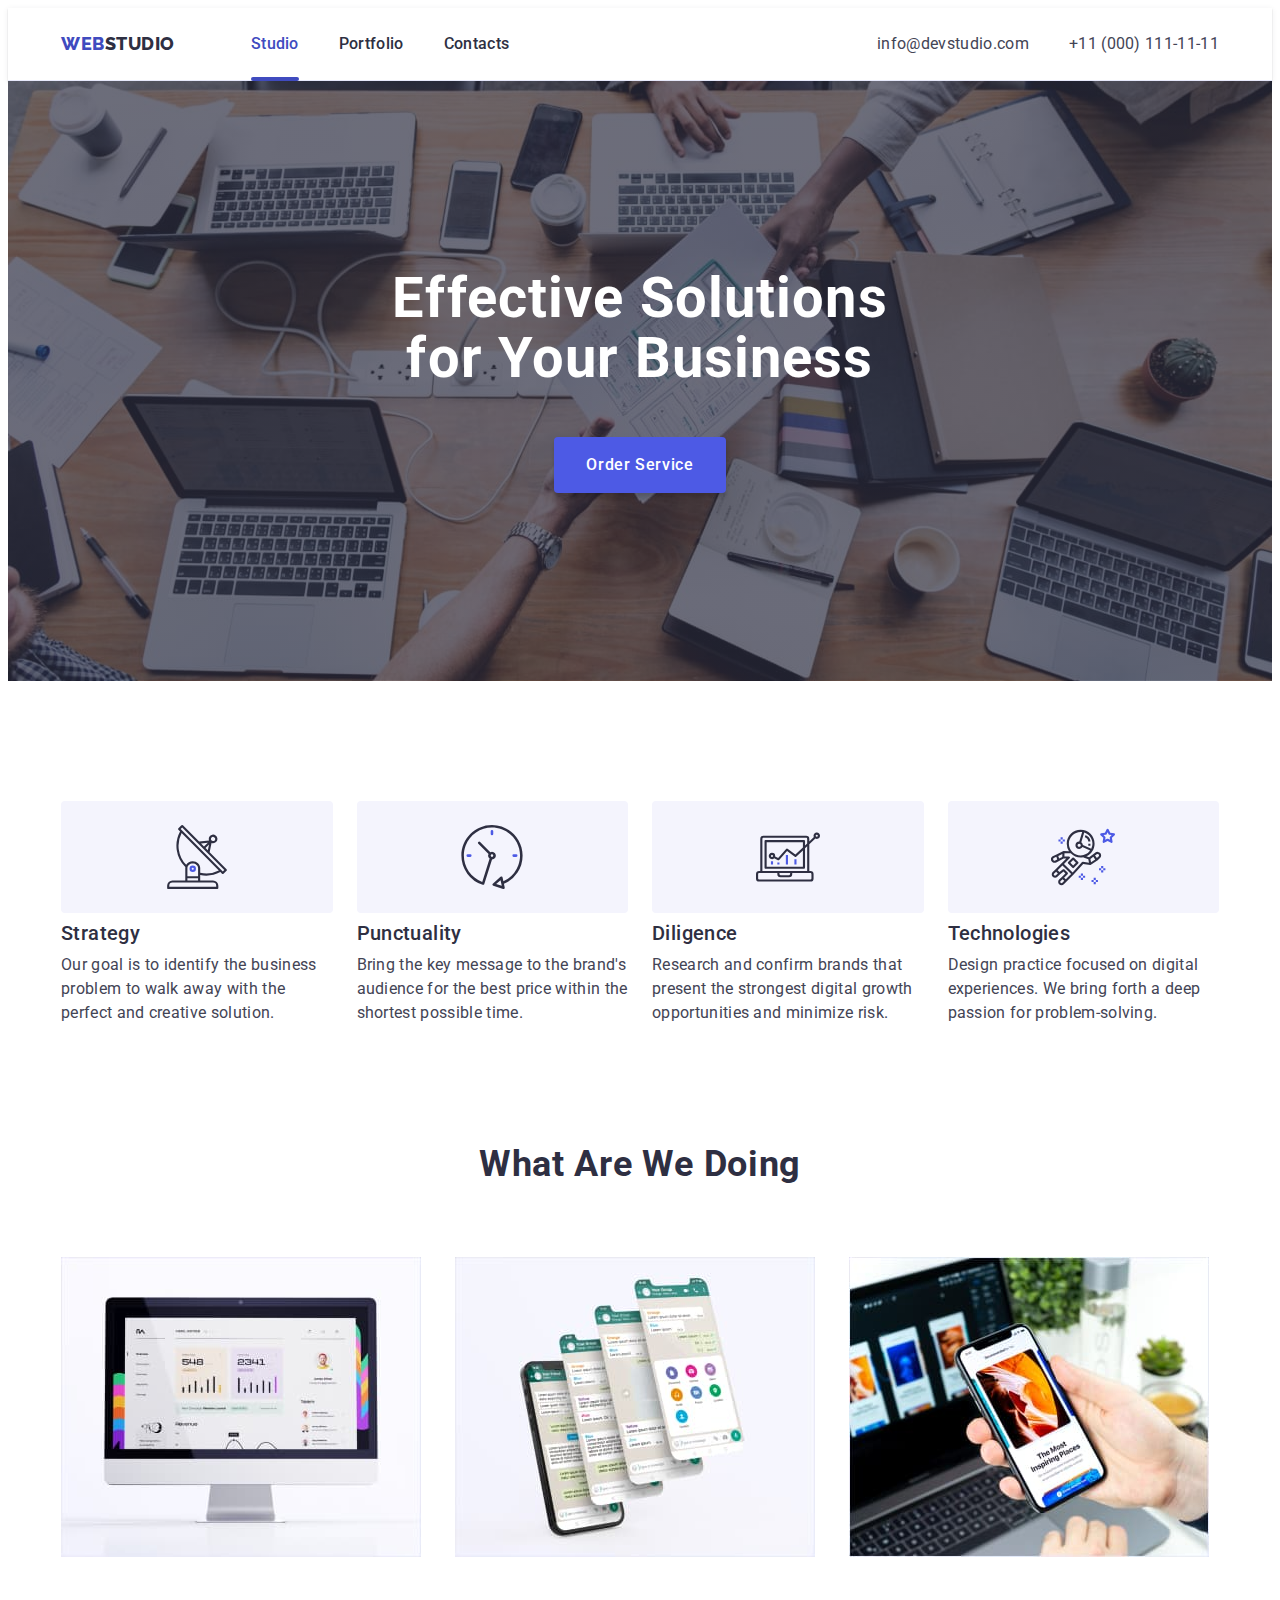
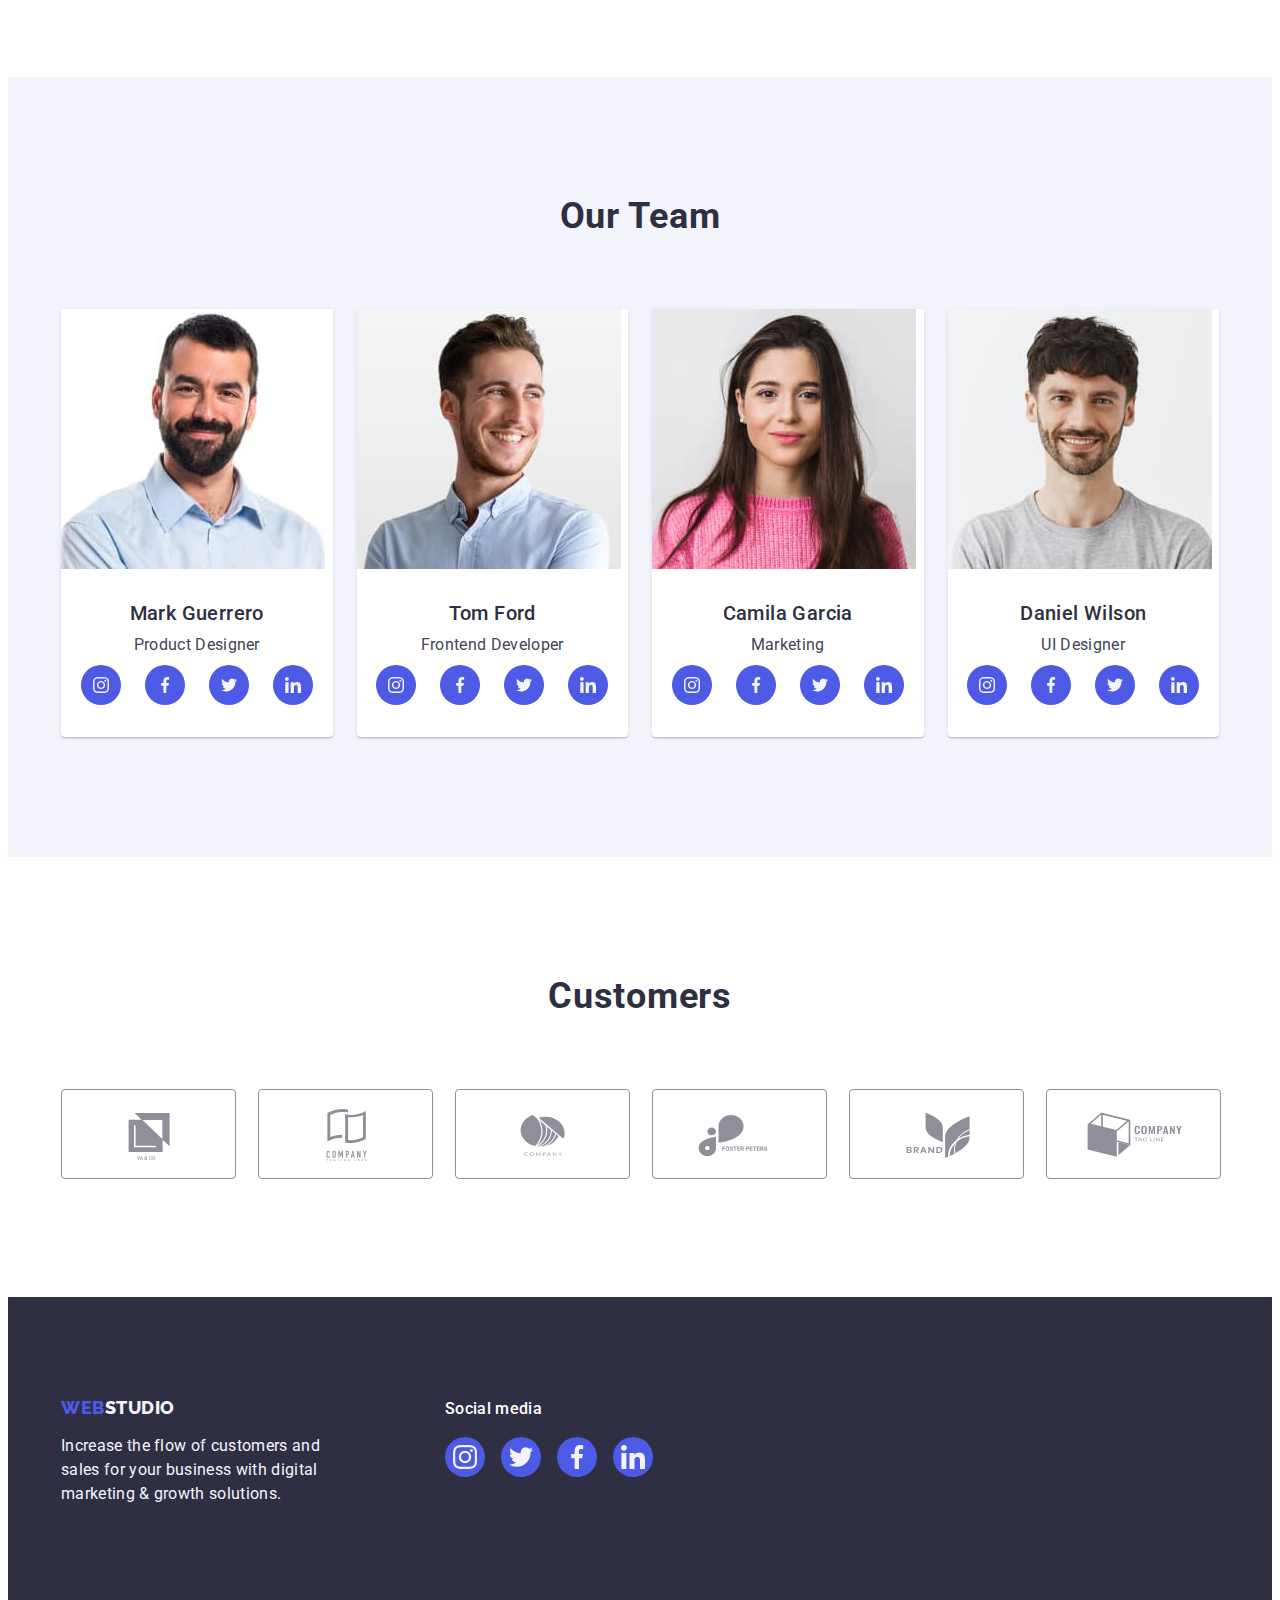
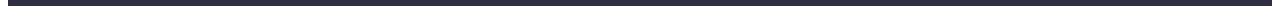
<file: index.html>
<!DOCTYPE html>
<html lang="en">
  <head>
    <meta charset="UTF-8" />
    <meta http-equiv="X-UA-Compatible" content="IE=edge" />
    <meta name="viewport" content="width=device-width, initial-scale=1.0" />
    <meta name="description" content="Web Studio" />
    <link rel="preconnect" href="https://fonts.googleapis.com" />
    <link rel="preconnect" href="https://fonts.gstatic.com" crossorigin />
    <link
      href="https://fonts.googleapis.com/css2?family=Raleway:wght@800&family=Roboto:wght@400;500;700&display=swap"
      rel="stylesheet"
    />
    <link
      rel="stylesheet"
      href="https://cdnjs.cloudflare.com/ajax/libs/modern-normalize/2.0.0/modern-normalize.min.css"
      integrity="sha512-4xo8blKMVCiXpTaLzQSLSw3KFOVPWhm/TRtuPVc4WG6kUgjH6J03IBuG7JZPkcWMxJ5huwaBpOpnwYElP/m6wg=="
      crossorigin="anonymous"
      referrerpolicy="no-referrer"
    />
    <link rel="stylesheet" href="./css/styles.css" />
    <title>WebStudio</title>
  </head>

  <body>
    <header class="line">
      <div class="container header-container">
        <!-- Logo and navigation menu -->

        <nav class="navigation">
          <a href="./index.html" class="logo link logo-top current-page"
            >Web<span class="black-accent-color">Studio</span></a
          >
          <ul class="list header-nav">
            <li>
              <a href="./index.html" class="menu-item link current-page"
                >Studio</a
              >
            </li>
            <li>
              <a href="./portfolio.html" class="menu-item link">Portfolio</a>
            </li>
            <li><a href="" class="menu-item link">Contacts</a></li>
          </ul>
        </nav>

        <!-- Contact info -->
        <address class="adress">
          <ul class="list header-nav">
            <li>
              <a href="mailto:info@devstudio.com" class="link adress-item"
                >info@devstudio.com</a
              >
            </li>
            <li>
              <a href="tel:+110001111111" class="link adress-item"
                >+11 (000) 111-11-11</a
              >
            </li>
          </ul>
        </address>
      </div>
    </header>

    <main>
      <!-- 1st section, title with button -->
      <section class="order-section">
        <div class="container">
          <h1 class="order-service-title">
            Effective Solutions for Your Business
          </h1>
          <button type="button" class="order-service-button" data-modal-open>
            Order Service
          </button>
        </div>
      </section>

      <!-- 2nd section, Text blocks -->
      <section class="text-block-section">
        <div class="container">
          <h2 class="visually-hidden">Studio principles</h2>
          <ul class="list text-items">
            <li class="item-list">
              <div class="icon-block">
                <svg class="icon-item" width="64" height="64">
                  <use href="./images/icons.svg#icon-antenna-1"></use>
                </svg>
              </div>
              <h3 class="title-item">Strategy</h3>
              <p class="item-description">
                Our goal is to identify the business problem to walk away with
                the perfect and creative solution.
              </p>
            </li>
            <li class="item-list">
              <div class="icon-block">
                <svg class="icon-item" width="64" height="64">
                  <use href="./images/icons.svg#icon-clock-1"></use>
                </svg>
              </div>
              <h3 class="title-item">Punctuality</h3>
              <p class="item-description">
                Bring the key message to the brand's audience for the best price
                within the shortest possible time.
              </p>
            </li>
            <li class="item-list">
              <div class="icon-block">
                <svg class="icon-item" width="64" height="64">
                  <use href="./images/icons.svg#icon-diagram-1"></use>
                </svg>
              </div>
              <h3 class="title-item">Diligence</h3>
              <p class="item-description">
                Research and confirm brands that present the strongest digital
                growth opportunities and minimize risk.
              </p>
            </li>
            <li class="item-list">
              <div class="icon-block">
                <svg class="icon-item" width="64" height="64">
                  <use href="./images/icons.svg#icon-astronaut-1"></use>
                </svg>
              </div>
              <h3 class="title-item">Technologies</h3>
              <p class="item-description">
                Design practice focused on digital experiences. We bring forth a
                deep passion for problem-solving.
              </p>
            </li>
          </ul>
        </div>
      </section>

      <!-- 3rd section, Text with images -->
      <section class="img-container">
        <div class="container">
          <h2 class="title-section">What are we doing</h2>
          <ul class="list img-list">
            <li class="img-item">
              <img
                src="./images/img-1.jpg"
                alt="monitor with graphs"
                width="360"
                height="300"
              />
            </li>
            <li class="img-item">
              <img
                src="./images/img-2.jpg"
                alt="phone screens"
                width="360"
                height="300"
              />
            </li>
            <li class="img-item">
              <img
                src="./images/img-3.jpg"
                alt="phone in hand"
                width="360"
                height="300"
              />
            </li>
          </ul>
        </div>
      </section>

      <!-- 4th section, Our Team -->
      <section class="our-team-section">
        <div class="container">
          <h2 class="title-section">Our Team</h2>
          <ul class="list team-list">
            <li class="team-item">
              <img
                class="team-img"
                src="./images/mark-guerrero.jpg"
                alt="Product Designer"
                width="264"
                height="260"
              />
              <div class="team-text">
                <h3 class="title-item">Mark Guerrero</h3>
                <p class="item-description">Product Designer</p>
                <ul class="team-member-socials list">
                  <li class="team-member-social-item">
                    <a
                      href=""
                      aria-label="instagram"
                      target="_blank"
                      rel="noopener noreferrer"
                      class="team-member-social-link link"
                    >
                      <svg
                        class="team-member-social-icon"
                        width="16"
                        height="16"
                      >
                        <use href="./images/icons.svg#icon-instagram"></use>
                      </svg>
                    </a>
                  </li>
                  <li class="team-member-social-item">
                    <a
                      href=""
                      aria-label="facebook"
                      target="_blank"
                      rel="noopener noreferrer"
                      class="team-member-social-link link"
                    >
                      <svg
                        class="team-member-social-icon"
                        width="16"
                        height="16"
                      >
                        <use href="./images/icons.svg#icon-facebook"></use>
                      </svg>
                    </a>
                  </li>
                  <li class="team-member-social-item">
                    <a
                      href=""
                      aria-label="twitter"
                      target="_blank"
                      rel="noopener noreferrer"
                      class="team-member-social-link link"
                    >
                      <svg
                        class="team-member-social-icon"
                        width="16"
                        height="16"
                      >
                        <use href="./images/icons.svg#icon-twitter"></use>
                      </svg>
                    </a>
                  </li>
                  <li class="team-member-social-item">
                    <a
                      href=""
                      aria-label="linkedin"
                      target="_blank"
                      rel="noopener noreferrer"
                      class="team-member-social-link link"
                    >
                      <svg
                        class="team-member-social-icon"
                        width="16"
                        height="16"
                      >
                        <use href="./images/icons.svg#icon-linkedin"></use>
                      </svg>
                    </a>
                  </li>
                </ul>
              </div>
            </li>
            <li class="team-item">
              <img
                class="team-img"
                src="./images/tom-ford.jpg"
                alt="Frontend Developer"
                width="264"
                height="260"
              />
              <div class="team-text">
                <h3 class="title-item">Tom Ford</h3>
                <p class="item-description">Frontend Developer</p>
                <ul class="team-member-socials list">
                  <li class="team-member-social-item">
                    <a
                      href=""
                      aria-label="instagram"
                      target="_blank"
                      rel="noopener noreferrer"
                      class="team-member-social-link link"
                    >
                      <svg
                        class="team-member-social-icon"
                        width="16"
                        height="16"
                      >
                        <use href="./images/icons.svg#icon-instagram"></use>
                      </svg>
                    </a>
                  </li>
                  <li class="team-member-social-item">
                    <a
                      href=""
                      aria-label="facebook"
                      target="_blank"
                      rel="noopener noreferrer"
                      class="team-member-social-link link"
                    >
                      <svg
                        class="team-member-social-icon"
                        width="16"
                        height="16"
                      >
                        <use href="./images/icons.svg#icon-facebook"></use>
                      </svg>
                    </a>
                  </li>
                  <li class="team-member-social-item">
                    <a
                      href=""
                      aria-label="twitter"
                      target="_blank"
                      rel="noopener noreferrer"
                      class="team-member-social-link link"
                    >
                      <svg
                        class="team-member-social-icon"
                        width="16"
                        height="16"
                      >
                        <use href="./images/icons.svg#icon-twitter"></use>
                      </svg>
                    </a>
                  </li>
                  <li class="team-member-social-item">
                    <a
                      href=""
                      aria-label="linkedin"
                      target="_blank"
                      rel="noopener noreferrer"
                      class="team-member-social-link link"
                    >
                      <svg
                        class="team-member-social-icon"
                        width="16"
                        height="16"
                      >
                        <use href="./images/icons.svg#icon-linkedin"></use>
                      </svg>
                    </a>
                  </li>
                </ul>
              </div>
            </li>
            <li class="team-item">
              <img
                class="team-img"
                src="./images/camilla-garcia.jpg"
                alt="Marketing"
                width="264"
                height="260"
              />
              <div class="team-text">
                <h3 class="title-item">Camila Garcia</h3>
                <p class="item-description">Marketing</p>
                <ul class="team-member-socials list">
                  <li class="team-member-social-item">
                    <a
                      href=""
                      aria-label="instagram"
                      target="_blank"
                      rel="noopener noreferrer"
                      class="team-member-social-link link"
                    >
                      <svg
                        class="team-member-social-icon"
                        width="16"
                        height="16"
                      >
                        <use href="./images/icons.svg#icon-instagram"></use>
                      </svg>
                    </a>
                  </li>
                  <li class="team-member-social-item">
                    <a
                      href=""
                      aria-label="facebook"
                      target="_blank"
                      rel="noopener noreferrer"
                      class="team-member-social-link link"
                    >
                      <svg
                        class="team-member-social-icon"
                        width="16"
                        height="16"
                      >
                        <use href="./images/icons.svg#icon-facebook"></use>
                      </svg>
                    </a>
                  </li>
                  <li class="team-member-social-item">
                    <a
                      href=""
                      aria-label="twitter"
                      target="_blank"
                      rel="noopener noreferrer"
                      class="team-member-social-link link"
                    >
                      <svg
                        class="team-member-social-icon"
                        width="16"
                        height="16"
                      >
                        <use href="./images/icons.svg#icon-twitter"></use>
                      </svg>
                    </a>
                  </li>
                  <li class="team-member-social-item">
                    <a
                      href=""
                      aria-label="linkedin"
                      target="_blank"
                      rel="noopener noreferrer"
                      class="team-member-social-link link"
                    >
                      <svg
                        class="team-member-social-icon"
                        width="16"
                        height="16"
                      >
                        <use href="./images/icons.svg#icon-linkedin"></use>
                      </svg>
                    </a>
                  </li>
                </ul>
              </div>
            </li>
            <li class="team-item">
              <img
                class="team-img"
                src="./images/daniel-wilson.jpg"
                alt="UI Designer"
                width="264"
                height="260"
              />
              <div class="team-text">
                <h3 class="title-item">Daniel Wilson</h3>
                <p class="item-description">UI Designer</p>
                <ul class="team-member-socials list">
                  <li class="team-member-social-item">
                    <a
                      href=""
                      aria-label="instagram"
                      target="_blank"
                      rel="noopener noreferrer"
                      class="team-member-social-link link"
                    >
                      <svg
                        class="team-member-social-icon"
                        width="16"
                        height="16"
                      >
                        <use href="./images/icons.svg#icon-instagram"></use>
                      </svg>
                    </a>
                  </li>
                  <li class="team-member-social-item">
                    <a
                      href=""
                      aria-label="facebook"
                      target="_blank"
                      rel="noopener noreferrer"
                      class="team-member-social-link link"
                    >
                      <svg
                        class="team-member-social-icon"
                        width="16"
                        height="16"
                      >
                        <use href="./images/icons.svg#icon-facebook"></use>
                      </svg>
                    </a>
                  </li>
                  <li class="team-member-social-item">
                    <a
                      href=""
                      aria-label="twitter"
                      target="_blank"
                      rel="noopener noreferrer"
                      class="team-member-social-link link"
                    >
                      <svg
                        class="team-member-social-icon"
                        width="16"
                        height="16"
                      >
                        <use href="./images/icons.svg#icon-twitter"></use>
                      </svg>
                    </a>
                  </li>
                  <li class="team-member-social-item">
                    <a
                      href=""
                      aria-label="linkedin"
                      target="_blank"
                      rel="noopener noreferrer"
                      class="team-member-social-link link"
                    >
                      <svg
                        class="team-member-social-icon"
                        width="16"
                        height="16"
                      >
                        <use href="./images/icons.svg#icon-linkedin"></use>
                      </svg>
                    </a>
                  </li>
                </ul>
              </div>
            </li>
          </ul>
        </div>
      </section>

      <!-- 5th section, Customers -->

      <section class="customers-section">
        <div class="container">
          <h2 class="title-section">Customers</h2>
          <ul class="list customer-items">
            <li class="customer-item">
              <a href="#" class="customer-link link">
                <svg class="customer-icon" width="104" height="56">
                  <use href="./images/icons.svg#icon-Client-1"></use>
                </svg>
              </a>
            </li>
            <li class="customer-item">
              <a href="#" class="customer-link link">
                <svg class="customer-icon" width="104" height="56">
                  <use href="./images/icons.svg#icon-Client-2"></use>
                </svg>
              </a>
            </li>
            <li class="customer-item">
              <a href="#" class="customer-link link">
                <svg class="customer-icon" width="104" height="56">
                  <use href="./images/icons.svg#icon-Client-3"></use>
                </svg>
              </a>
            </li>
            <li class="customer-item">
              <a href="#" class="customer-link link">
                <svg class="customer-icon" width="104" height="56">
                  <use href="./images/icons.svg#icon-Client-4"></use>
                </svg>
              </a>
            </li>
            <li class="customer-item">
              <a href="#" class="customer-link link">
                <svg class="customer-icon" width="104" height="56">
                  <use href="./images/icons.svg#icon-Client-5"></use>
                </svg>
              </a>
            </li>
            <li class="customer-item">
              <a href="#" class="customer-link link">
                <svg class="customer-icon" width="104" height="56">
                  <use href="./images/icons.svg#icon-Client-6"></use>
                </svg>
              </a>
            </li>
          </ul>
        </div>
      </section>
    </main>

    <!-- Footer section -->
    <footer class="footer">
      <div class="container footer-container">
        <div class="footer-info">
          <a href="./index.html" class="logo link footer-logo"
            >Web<span class="white-accent-color">Studio</span></a
          >
          <p class="footer-description">
            Increase the flow of customers and sales for your business with
            digital marketing & growth solutions.
          </p>
        </div>
        <div class="footer-social">
          <p class="footer-socials-title">Social media</p>
          <ul class="footer-socials list">
            <li class="footer-social-item">
              <a
                href=""
                aria-label="instagram"
                target="_blank"
                rel="noopener noreferrer"
                class="footer-social-link link"
              >
                <svg class="footer-social-icon" width="24" height="24">
                  <use href="./images/icons.svg#icon-instagram"></use>
                </svg>
              </a>
            </li>
            <li class="footer-social-item">
              <a
                href=""
                aria-label="twitter"
                target="_blank"
                rel="noopener noreferrer"
                class="footer-social-link link"
              >
                <svg class="footer-social-icon" width="24" height="24">
                  <use href="./images/icons.svg#icon-twitter"></use>
                </svg>
              </a>
            </li>
            <li class="footer-social-item">
              <a
                href=""
                aria-label="facebook"
                target="_blank"
                rel="noopener noreferrer"
                class="footer-social-link link"
              >
                <svg class="footer-social-icon" width="24" height="24">
                  <use href="./images/icons.svg#icon-facebook"></use>
                </svg>
              </a>
            </li>
            <li class="footer-social-item">
              <a
                href=""
                aria-label="linkedin"
                target="_blank"
                rel="noopener noreferrer"
                class="footer-social-link link"
              >
                <svg class="footer-social-icon" width="24" height="24">
                  <use href="./images/icons.svg#icon-linkedin"></use>
                </svg>
              </a>
            </li>
          </ul>
        </div>
      </div>
    </footer>

    <div class="backdrop is-hidden" data-modal>
      <div class="modal">
        <button type="button" class="modal-close-button" data-modal-close>
          <svg class="modal-close-icon" width="8" height="8">
            <use href="./images/icons.svg#icon-close"></use>
          </svg>
        </button>
      </div>
    </div>

    <script src="./js/modal.js"></script>
  </body>
</html>
</file>
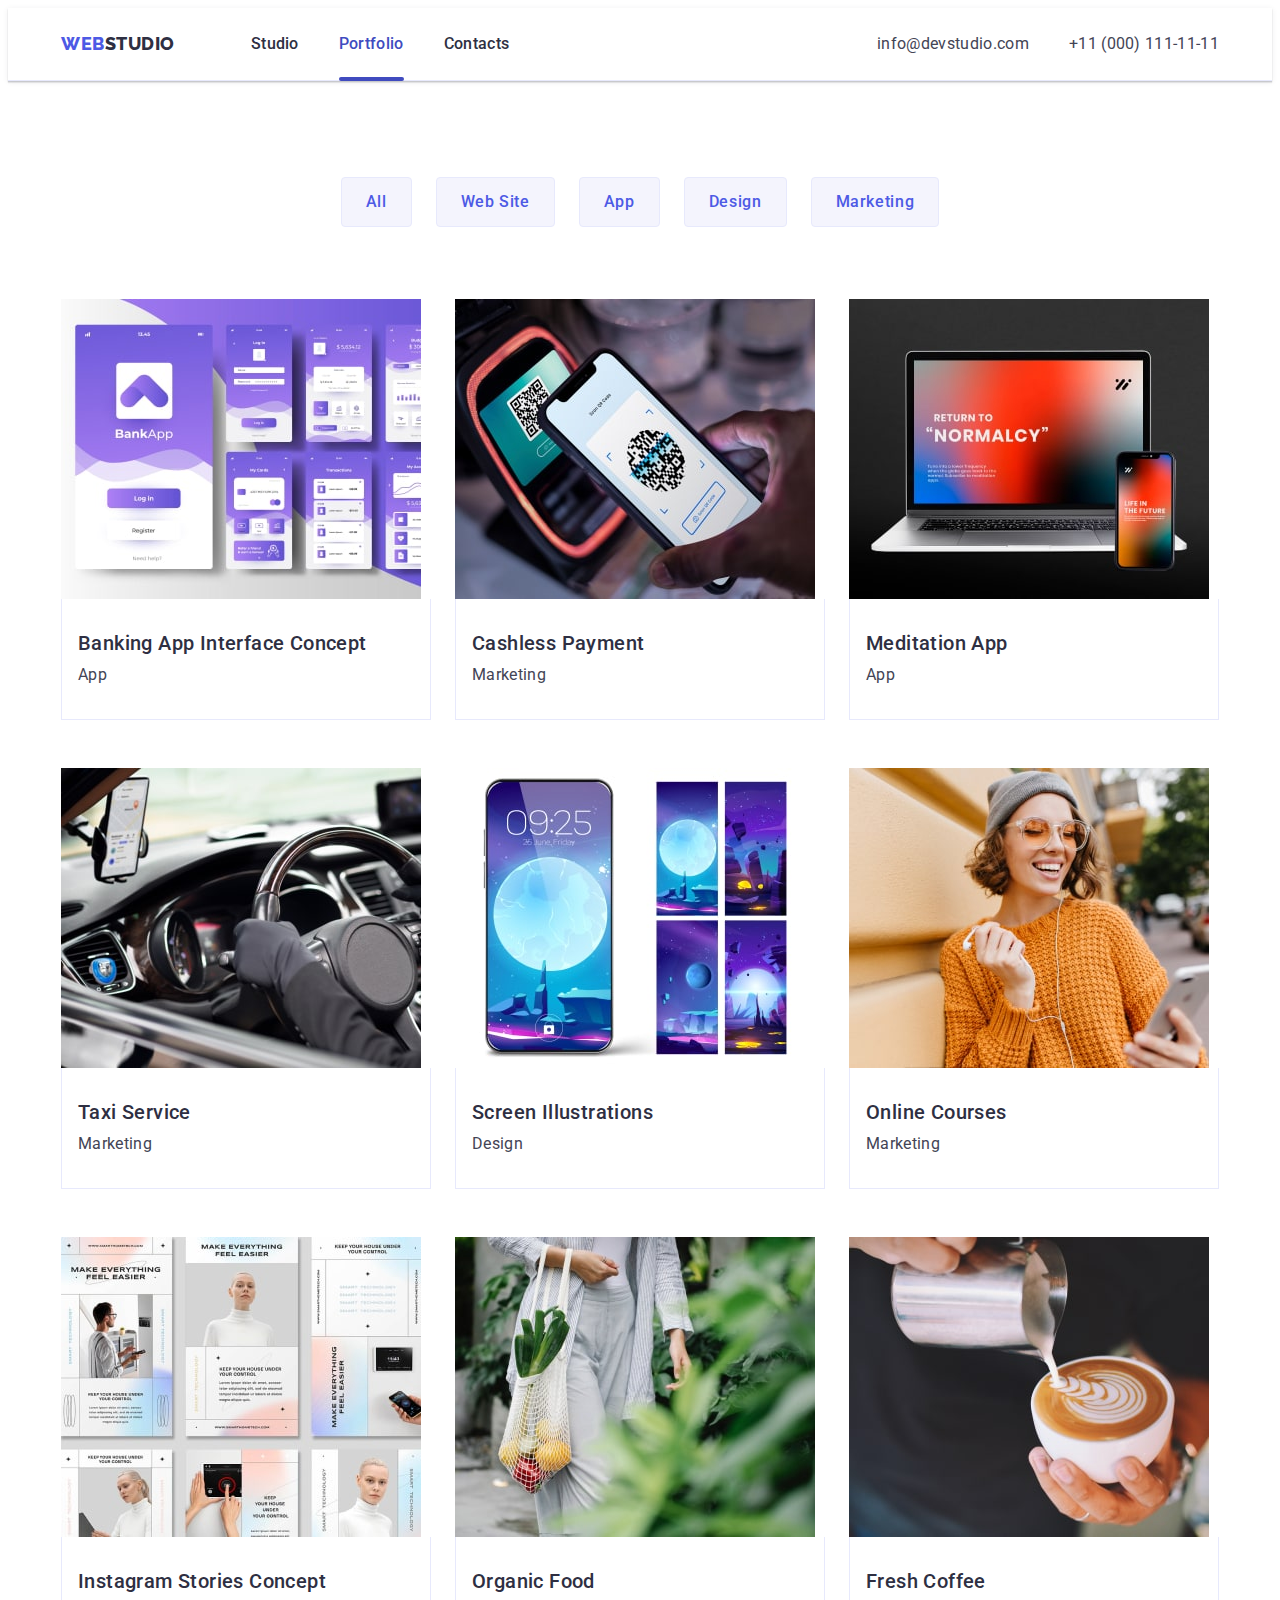
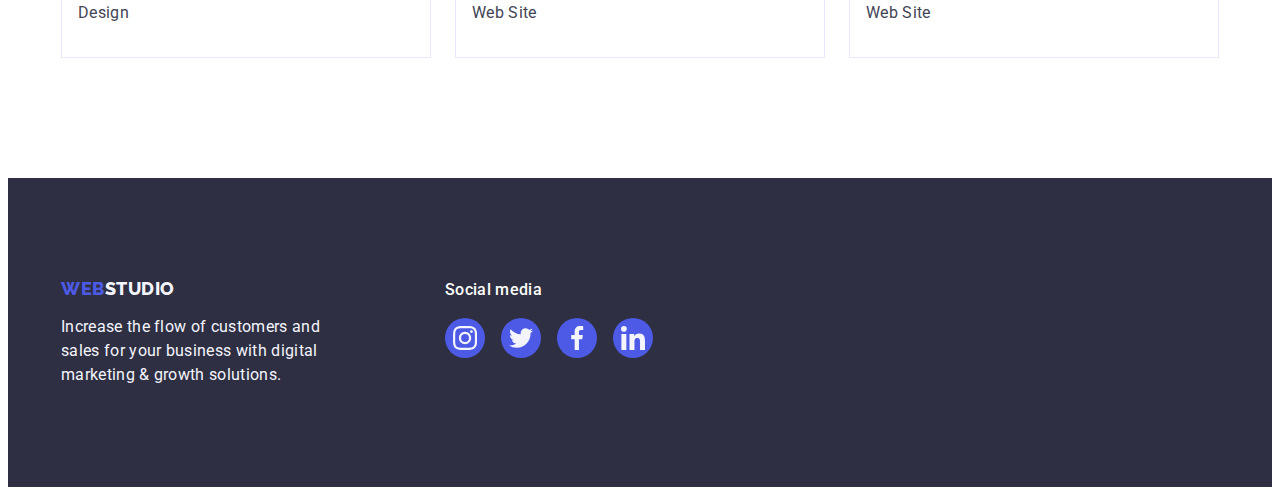
<file: portfolio.html>
<!DOCTYPE html>
<html lang="en">
  <head>
    <meta charset="UTF-8" />
    <meta http-equiv="X-UA-Compatible" content="IE=edge" />
    <meta name="viewport" content="width=device-width, initial-scale=1.0" />
    <meta name="description" content="Web Studio" />
    <link rel="preconnect" href="https://fonts.googleapis.com" />
    <link rel="preconnect" href="https://fonts.gstatic.com" crossorigin />
    <link
      href="https://fonts.googleapis.com/css2?family=Raleway:wght@800&family=Roboto:wght@400;500;700&display=swap"
      rel="stylesheet"
    />
    <link
      rel="stylesheet"
      href="https://cdnjs.cloudflare.com/ajax/libs/modern-normalize/2.0.0/modern-normalize.min.css"
      integrity="sha512-4xo8blKMVCiXpTaLzQSLSw3KFOVPWhm/TRtuPVc4WG6kUgjH6J03IBuG7JZPkcWMxJ5huwaBpOpnwYElP/m6wg=="
      crossorigin="anonymous"
      referrerpolicy="no-referrer"
    />
    <link rel="stylesheet" href="./css/styles.css" />
    <title>Portfolio</title>
  </head>

  <body>
    <header class="line">
      <div class="container header-container header-container-portfolio">
        <!-- Logo and navigation menu -->
        <nav class="navigation">
          <a href="./index.html" class="logo link logo-top"
            >Web<span class="black-accent-color">Studio</span></a
          >
          <ul class="list header-nav">
            <li><a href="./index.html" class="menu-item link">Studio</a></li>
            <li>
              <a href="./portfolio.html" class="menu-item link current-page"
                >Portfolio</a
              >
            </li>
            <li><a href="" class="menu-item link">Contacts</a></li>
          </ul>
        </nav>

        <!-- Contact info -->
        <address class="adress">
          <ul class="list header-nav">
            <li>
              <a href="mailto:info@devstudio.com" class="link adress-item"
                >info@devstudio.com</a
              >
            </li>
            <li>
              <a href="tel:+110001111111" class="link adress-item"
                >+11 (000) 111-11-11</a
              >
            </li>
          </ul>
        </address>
      </div>
    </header>

    <main>
      <section class="portfolio-nav-section">
        <div class="container">
          <h1 class="visually-hidden">Portfolio</h1>

          <!-- Portfolio navigation -->
          <ul class="list portfolio-navigation">
            <li class="nav-item">
              <button type="button" class="portfolio-nav">All</button>
            </li>
            <li class="nav-item">
              <button type="button" class="portfolio-nav">Web Site</button>
            </li>
            <li class="nav-item">
              <button type="button" class="portfolio-nav">App</button>
            </li>
            <li class="nav-item">
              <button type="button" class="portfolio-nav">Design</button>
            </li>
            <li class="nav-item">
              <button type="button" class="portfolio-nav">Marketing</button>
            </li>
          </ul>

          <!-- portfolio cards -->
          <ul class="list portfolio-wrap portfolio-section">
            <li class="portfolio-card">
              <a href="" class="link portfolio-link">
                <div class="portfolio-image-text">
                  <img
                    src="./images/app-interface.jpg"
                    alt="Banking App
                  Interface Concept"
                    width="360"
                    height="300"
                  />
                  <p class="portfolio-cover">
                    14 Stylish and User-Friendly App Design Concepts · Task
                    Manager App · Calorie Tracker App · Exotic Fruit Ecommerce
                    App · Cloud Storage App
                  </p>
                </div>
                <div class="portfolio-card-text">
                  <h2 class="title-item">Banking App Interface Concept</h2>
                  <p class="item-description">App</p>
                </div>
              </a>
            </li>
            <li class="portfolio-card">
              <a href="" class="link portfolio-link">
                <div class="portfolio-image-text">
                  <img
                    src="./images/cashless-payment.jpg"
                    alt="Cashless Payment"
                    width="360"
                    height="300"
                  />
                  <p class="portfolio-cover">
                    14 Stylish and User-Friendly App Design Concepts · Task
                    Manager App · Calorie Tracker App · Exotic Fruit Ecommerce
                    App · Cloud Storage App
                  </p>
                </div>
                <div class="portfolio-card-text">
                  <h2 class="title-item">Cashless Payment</h2>
                  <p class="item-description">Marketing</p>
                </div>
              </a>
            </li>
            <li class="portfolio-card">
              <a href="" class="link portfolio-link">
                <div class="portfolio-image-text">
                  <img
                    src="./images/meditation-app.jpg"
                    alt="Meditation App"
                    width="360"
                    height="300"
                  />
                  <p class="portfolio-cover">
                    14 Stylish and User-Friendly App Design Concepts · Task
                    Manager App · Calorie Tracker App · Exotic Fruit Ecommerce
                    App · Cloud Storage App
                  </p>
                </div>
                <div class="portfolio-card-text">
                  <h2 class="title-item">Meditation App</h2>
                  <p class="item-description">App</p>
                </div>
              </a>
            </li>
            <li class="portfolio-card">
              <a href="" class="link portfolio-link">
                <div class="portfolio-image-text">
                  <img
                    src="./images/taxi-service.jpg"
                    alt="Taxi Service"
                    width="360"
                    height="300"
                  />
                  <p class="portfolio-cover">
                    14 Stylish and User-Friendly App Design Concepts · Task
                    Manager App · Calorie Tracker App · Exotic Fruit Ecommerce
                    App · Cloud Storage App
                  </p>
                </div>
                <div class="portfolio-card-text">
                  <h2 class="title-item">Taxi Service</h2>
                  <p class="item-description">Marketing</p>
                </div>
              </a>
            </li>
            <li class="portfolio-card">
              <a href="" class="link portfolio-link">
                <div class="portfolio-image-text">
                  <img
                    src="./images/screen-illustration.jpg"
                    alt="Screen Illustrations"
                    width="360"
                    height="300"
                  />
                  <p class="portfolio-cover">
                    14 Stylish and User-Friendly App Design Concepts · Task
                    Manager App · Calorie Tracker App · Exotic Fruit Ecommerce
                    App · Cloud Storage App
                  </p>
                </div>
                <div class="portfolio-card-text">
                  <h2 class="title-item">Screen Illustrations</h2>
                  <p class="item-description">Design</p>
                </div>
              </a>
            </li>
            <li class="portfolio-card">
              <a href="" class="link portfolio-link">
                <div class="portfolio-image-text">
                  <img
                    src="./images/online-courses.jpg"
                    alt="Online Courses"
                    width="360"
                    height="300"
                  />
                  <p class="portfolio-cover">
                    14 Stylish and User-Friendly App Design Concepts · Task
                    Manager App · Calorie Tracker App · Exotic Fruit Ecommerce
                    App · Cloud Storage App
                  </p>
                </div>
                <div class="portfolio-card-text">
                  <h2 class="title-item">Online Courses</h2>
                  <p class="item-description">Marketing</p>
                </div>
              </a>
            </li>
            <li class="portfolio-card">
              <a href="" class="link portfolio-link">
                <div class="portfolio-image-text">
                  <img
                    src="./images/instagram-stories.jpg"
                    alt="Instagram Stories Concept"
                    width="360"
                    height="300"
                  />
                  <p class="portfolio-cover">
                    14 Stylish and User-Friendly App Design Concepts · Task
                    Manager App · Calorie Tracker App · Exotic Fruit Ecommerce
                    App · Cloud Storage App
                  </p>
                </div>
                <div class="portfolio-card-text">
                  <h2 class="title-item">Instagram Stories Concept</h2>
                  <p class="item-description">Design</p>
                </div>
              </a>
            </li>
            <li class="portfolio-card">
              <a href="" class="link portfolio-link">
                <div class="portfolio-image-text">
                  <img
                    src="./images/organic-food.jpg"
                    alt="Organic Food"
                    width="360"
                    height="300"
                  />
                  <p class="portfolio-cover">
                    14 Stylish and User-Friendly App Design Concepts · Task
                    Manager App · Calorie Tracker App · Exotic Fruit Ecommerce
                    App · Cloud Storage App
                  </p>
                </div>
                <div class="portfolio-card-text">
                  <h2 class="title-item">Organic Food</h2>
                  <p class="item-description">Web Site</p>
                </div>
              </a>
            </li>
            <li class="portfolio-card">
              <a href="" class="link portfolio-link">
                <div class="portfolio-image-text">
                  <img
                    src="./images/fresh-coffee.jpg"
                    alt="Fresh Coffee"
                    width="360"
                    height="300"
                  />
                  <p class="portfolio-cover">
                    14 Stylish and User-Friendly App Design Concepts · Task
                    Manager App · Calorie Tracker App · Exotic Fruit Ecommerce
                    App · Cloud Storage App
                  </p>
                </div>
                <div class="portfolio-card-text">
                  <h2 class="title-item">Fresh Coffee</h2>
                  <p class="item-description">Web Site</p>
                </div>
              </a>
            </li>
          </ul>
        </div>
      </section>
    </main>

    <!-- Footer section -->
    <footer class="footer">
      <div class="container footer-container">
        <div class="footer-info">
          <a href="./index.html" class="logo link footer-logo"
            >Web<span class="white-accent-color">Studio</span></a
          >
          <p class="footer-description">
            Increase the flow of customers and sales for your business with
            digital marketing & growth solutions.
          </p>
        </div>
        <div class="footer-social">
          <p class="footer-socials-title">Social media</p>
          <ul class="footer-socials list">
            <li class="footer-social-item">
              <a
                href=""
                aria-label="instagram"
                target="_blank"
                rel="noopener noreferrer"
                class="footer-social-link link"
              >
                <svg class="footer-social-icon" width="24" height="24">
                  <use href="./images/icons.svg#icon-instagram"></use>
                </svg>
              </a>
            </li>
            <li class="footer-social-item">
              <a
                href=""
                aria-label="twitter"
                target="_blank"
                rel="noopener noreferrer"
                class="footer-social-link link"
              >
                <svg class="footer-social-icon" width="24" height="24">
                  <use href="./images/icons.svg#icon-twitter"></use>
                </svg>
              </a>
            </li>
            <li class="footer-social-item">
              <a
                href=""
                aria-label="facebook"
                target="_blank"
                rel="noopener noreferrer"
                class="footer-social-link link"
              >
                <svg class="footer-social-icon" width="24" height="24">
                  <use href="./images/icons.svg#icon-facebook"></use>
                </svg>
              </a>
            </li>
            <li class="footer-social-item">
              <a
                href=""
                aria-label="linkedin"
                target="_blank"
                rel="noopener noreferrer"
                class="footer-social-link link"
              >
                <svg class="footer-social-icon" width="24" height="24">
                  <use href="./images/icons.svg#icon-linkedin"></use>
                </svg>
              </a>
            </li>
          </ul>
        </div>
      </div>
    </footer>

    <div class="backdrop is-hidden" data-modal>
      <div class="modal">
        <button type="button" class="modal-close-button" data-modal-close>
          <svg class="modal-close-icon" width="8" height="8">
            <use href="./images/icons.svg#icon-close"></use>
          </svg>
        </button>
      </div>
    </div>

    <script src="./js/modal.js"></script>
  </body>
</html>
</file>
<file: css/styles.css>
/** ---------VARIABLES--------- */
:root {
  /* fonts */
  --logo-font: 'Raleway', sans-serif;
  --main-font: 'Roboto', sans-serif;

  /* colors */
  --iris: #4d5ae5;
  --navyblue: #2e2f42;
  --slate: #434455;
  --white: #fff;
  --ocean: #404bbf;
  --cloud: #f4f4fd;
  --cornflower: #e7e9fc;
  --lightslate: #8e8f99;
  --dairy: #fcfcfc;
  --green: #31d0aa;

  /* RGBA colors */
  --rgba-navyblue: 46, 47, 66;
  --rgba-black: 0, 0, 0;

  /* Transition */
  --transition-time: 250ms;
  --transition-function: cubic-bezier(0.4, 0, 0.2, 1);
}

/* Null margin and padding */

h1,
h2,
h3,
h4,
h5,
h6,
p {
  margin-top: 0;
  margin-bottom: 0;
}

ul,
ol {
  margin-top: 0;
  margin-bottom: 0;
  padding-left: 0;
}

img {
  display: block;
}
/* CONTAINER */

.container {
  width: 100%;
  max-width: 1158px;
  padding-left: 15px;
  padding-right: 15px;
  margin: 0 auto;
}

body {
  font-family: var(--main-font);
  color: var(--slate);
  background-color: var(--white);
  line-height: 1.5;
  letter-spacing: 0.02em;
  font-weight: 400;
}

.link {
  text-decoration: none;
}

.list {
  list-style: none;
  gap: 40px;
}

.visually-hidden {
  position: absolute;
  width: 1px;
  height: 1px;
  margin: -1px;
  border: 0;
  padding: 0;

  white-space: nowrap;
  clip-path: inset(100%);
  clip: rect(0 0 0 0);
  overflow: hidden;
}
/**------------HEADER-------------- */

header {
}

.header-container {
  display: flex;
  align-items: center;
}

.line {
  border-bottom: 1px solid var(--cornflower, #e7e9fc);
  background: var(--white, #fff);
  border-bottom: 1px solid var(--cornflower);
  box-shadow: 0px 1px 6px 0px rgba(var(--rgba-navyblue), 0.08),
    0px 1px 1px 0px rgba(var(--rgba-navyblue), 0.16),
    0px 2px 1px 0px rgba(var(--rgba-navyblue), 0.08);
}

.header-nav {
  display: flex;
}
/* logo */

.logo {
  color: var(--iris);
  font-size: 18px;
  font-family: 'Raleway', sans-serif;
  font-weight: 800;
  line-height: 1.17;
  letter-spacing: 0.03em;
  text-transform: uppercase;
  padding-top: 24px;
  padding-bottom: 24px;
}

.logo-top {
  margin-right: 76px;
}

.black-accent-color {
  color: var(--navyblue);
}

/* navigation */

.navigation {
  display: flex;
  flex-grow: 1;
  align-items: center;
}

.menu-item {
  color: var(--navyblue);
  font-weight: 500;
  padding: 24px 0;
  display: block;
  position: relative;
}

.menu-item::after {
  content: '';
  position: absolute;
  bottom: -1px;
  left: 50%;
  width: 0;
  height: 4px;
  background-color: var(--ocean);
  border-radius: 2px;
  opacity: 0;
  transition: width var(--transition-time) var(--transition-function),
    left var(--transition-time) var(--transition-function),
    opacity var(--transition-time) var(--transition-function);
}

.menu-item:not(.current-page):is(:hover, :focus)::after {
  width: 100%;
  left: 0;
  opacity: 1;
}

.current-page {
  color: var(--ocean);
}

.current-page::after {
  left: 0;
  width: 100%;
  opacity: 1;
}

/* adress */
.adress {
  font-style: normal;
}

.adress-item {
  color: var(--slate);
  padding-top: 24px;
  padding-bottom: 24px;
  transition: color var(--transition-time) var(--transition-function);
}

.menu-item:hover,
.adress-item:hover,
.menu-item:focus,
.adress-item:focus {
  color: var(--ocean);
}

.menu-item,
.address-item {
  transition: color var(--transition-time) var(--transition-function);
}

/* --------ORDER SERVICE-------*/
.order-section {
  background: var(--navyblue);
  padding-top: 188px;
  padding-bottom: 188px;
  background-image: linear-gradient(
      rgba(46, 47, 66, 0.7),
      rgba(46, 47, 66, 0.7)
    ),
    url(../images/people-office.jpg);
  background-size: cover;
  background-repeat: no-repeat;
  background-position: 50% 50%;
  max-width: 1440px;
  margin: 0 auto;
}

.order-service-title {
  color: var(--white);
  font-size: 56px;
  font-weight: 700;
  line-height: 1.07;
  letter-spacing: 0.02em;
  text-align: center;
  max-width: 496px;
  width: 100%;
  margin: 0 auto;
  margin-bottom: 48px;
}

/* order service button */
.order-service-button {
  color: var(--white);
  font-weight: 500;
  background: var(--iris);
  cursor: pointer;
  border-radius: 4px;
  border: 0;
  box-shadow: 0px 4px 4px 0px rgba(0, 0, 0, 0.15);
  padding: 16px 32px;
  display: block;
  margin: 0 auto;
  min-width: 169px;
  transition: background-color var(--transition-function) var(--transition-time);
}

button {
  font-size: inherit;
  font-family: inherit;
  line-height: inherit;
  cursor: pointer;
  letter-spacing: 0.64px;
}

.order-service-button:hover,
.order-service-button:focus {
  background: var(--ocean);
}

/* --------- 2nd section, Text blocks---------*/

.icon-block {
  background-color: var(--cloud);
  border-radius: 4px;
  height: 112px;
  display: flex;
  align-items: center;
  justify-content: center;
  margin-bottom: 8px;
}

.text-block-section {
  padding-top: 120px;
  padding-bottom: 120px;
}

.text-items {
  display: flex;
  gap: 24px;
}

.item-list {
  width: calc((100% - 24px * 3) / 4);
}

.title-section {
  color: var(--navyblue);
  font-size: 36px;
  font-weight: 700;
  line-height: 1.11;
  letter-spacing: 0.02em;
  text-transform: capitalize;
  text-align: center;
}

.title-item {
  font-size: 20px;
  font-weight: 500;
  color: var(--navyblue);
  line-height: 1.2;
  letter-spacing: 0.02em;
  margin-bottom: 8px;
}

.item-description {
  color: var(--slate);
  line-height: 1.5;
  letter-spacing: 0.02em;
}

/* ----- 3rd section, Text with images------*/

.img-container {
  padding-bottom: 120px;
}

.title-section {
  margin-bottom: 72px;
}

.img-list {
  display: flex;
  gap: 24px;
}

.img-item {
  width: calc((100% - 24px * 2) / 3);
}
/* --------- 4th section, Our Team -------- */

.our-team-section {
  background-color: var(--cloud);
  padding-top: 120px;
  padding-bottom: 120px;
}

.team-list {
  display: flex;
  gap: 24px;
}

.team-item {
  background: var(--white, #fff);
  width: calc((100% - 24px * 3) / 4);
  border-radius: 0px 0px 4px 4px;
  box-shadow: 0px 2px 1px 0px rgba(46, 47, 66, 0.08),
    0px 1px 1px 0px rgba(46, 47, 66, 0.16),
    0px 1px 6px 0px rgba(46, 47, 66, 0.08);
}

.team-text {
  text-align: center;
  padding: 32px 0;
  gap: 8px;
}

.team-member-socials {
  margin-top: 8px;
  display: flex;
  gap: 24px;
  justify-content: center;
}

.team-member-social-item {
  width: 40px;
  height: 40px;
}

.team-member-social-link {
  width: 100%;
  height: 100%;
  background-color: var(--iris);
  border-radius: 50%;
  display: flex;
  align-items: center;
  justify-content: center;
  transition: background-color var(--transition-time) var(--transition-function);
}

.team-member-social-link:is(:hover, :focus) {
  background-color: var(--ocean);
}

.team-member-social-icon {
  fill: var(--cloud);
}

/* --------------Customers-------------- */

.customer-items {
  display: flex;
  flex-wrap: wrap;
  gap: 24px;
}

.customers-section {
  padding-top: 120px;
  padding-bottom: 120px;
}

.customer-item {
  width: calc((100% - 24px * 5) / 6);
  height: 88px;
}

.customer-link {
  color: var(--lightslate);
  width: 100%;
  height: 100%;
  display: flex;
  align-items: center;
  justify-content: center;
  border-radius: 4px;
  border: 1px solid var(--lightslate);
  transition: border-color var(--transition-time) var(--transition-function),
    color var(--transition-time) var(--transition-function);
}

.customer-link:is(:hover, :focus) {
  color: var(--ocean);
  border-color: var(--ocean);
}

.customer-icon {
  fill: currentColor;
  width: 100%;
  height: 100%;
}

/* --------------- Footer -------------- */

.white-accent-color {
  color: var(--cloud);
}

.footer {
  background-color: var(--navyblue);
  padding-top: 100px;
  padding-bottom: 100px;
}

.footer-container {
  display: flex;
  align-items: baseline;
}

.footer-logo {
  display: inline-block;
  margin-bottom: 16px;
  padding: 0;
}

.footer-description {
  color: var(--cloud);
  max-width: 264px;
  width: 100%;
}

.footer-info {
  margin-right: 120px;
}

.footer-social {
}

.footer-socials-title {
  margin-bottom: 16px;
  font-size: 16px;
  font-weight: 500;
  color: var(--white);
}

.footer-socials {
  display: flex;
  gap: 16px;
}

.footer-social-item {
  width: 40px;
  height: 40px;
}

.footer-social-link {
  width: 100%;
  height: 100%;
  background-color: var(--iris);
  border-radius: 50%;
  display: flex;
  align-items: center;
  justify-content: center;
  transition: background-color var(--transition-time) var(--transition-function);
}

.footer-social-link:is(:hover, :focus) {
  background-color: var(--green);
}

.footer-social-icon {
  fill: var(--cloud);
}

/*--------------- Modal window------------- */

.backdrop {
  position: fixed;
  top: 0;
  background: rgba(var(--rgba-navyblue), 0.4);
  width: 100%;
  height: 100%;
  transition: opacity var(--transition-time) var(--transition-function),
    visibility var(--transition-time) var(--transition-function);
}

.modal {
  position: absolute;
  left: 50%;
  top: 50%;
  transform: translate(-50%, -50%);
  width: 408px;
  min-height: 584px;
  border-radius: 4px;
  background: var(--dairy);
  box-shadow: 0px 2px 1px 0px rgba(var(--rgba-black), 0.2),
    0px 1px 3px 0px rgba(var(--rgba-black), 0.12),
    0px 1px 1px 0px rgba(var(--rgba-black), 0.14);
  transition: transform var(--transition-time) var(--transition-function);
}

.backdrop.is-hidden .modal {
  transform: translate(-50%, -50%) scaleX(0);
}

.modal-close-button {
  position: absolute;
  right: 24px;
  top: 24px;
  border-radius: 50%;
  width: 24px;
  padding: 0;
  height: 24px;
  background-color: var(--cornflower);
  border: 1px solid rgba(var(--rgba-black), 0.1);
  display: flex;
  align-items: center;
  justify-content: center;
  transition: background-color var(--transition-time) var(--transition-function),
    border var(--transition-time) var(--transition-function);
}

.modal-close-button:is(:hover, :focus) {
  background-color: var(--ocean);
  border: none;
}

.modal-close-icon {
  fill: var(--navyblue);
  transition: fill var(--transition-time) var(--transition-function);
}

.modal-close-button:is(:hover, :focus) .modal-close-icon {
  fill: var(--white);
}

.is-hidden {
  /* Hide it */
  opacity: 0;
  /* Disable focus */
  visibility: hidden;
  /* Disable interaction */
  pointer-events: none;
}

/* --------------- PORTFOLIO -------------- */
.portfolio-nav-section {
  padding-top: 96px;
  padding-bottom: 120px;
}

.portfolio-navigation {
  display: flex;
  gap: 24px;
  justify-content: center;
  margin-bottom: 72px;
}

.portfolio-nav {
  /* background */
  background: var(--cloud);
  border: 1px solid var(--cornflower, #e7e9fc);
  border-radius: 4px;
  padding: 12px 24px;
  /* text */
  color: var(--iris);
  font-size: 16px;
  font-weight: 500;
  line-height: 1.5;
  letter-spacing: 0.04em;
  display: block;
  margin: 0 auto;
  transition-property: color, background-color, border-color, box-shadow;
  transition-duration: var(--transition-time);
  transition-timing-function: var(--transition-function);
}

.portfolio-nav:is(:hover, :focus) {
  color: var(--white);
  background-color: var(--ocean);
  box-shadow: 0px 2px 2px 0px rgba(var(--rgba-black), 0.12),
    0px 2px 1px 0px rgba(var(--rgba-black), 0.08),
    0px 3px 1px 0px rgba(var(--rgba-black), 0.1);
  border-color: transparent;
}

.portfolio-wrap {
  display: flex;
  flex-wrap: wrap;
  gap: 24px;
  row-gap: 48px;
}

.portfolio-card {
  width: calc((100% - 48px) / 3);
}

.portfolio-card-text {
  padding: 32px 16px;
  border: 1px solid var(--cornflower, #e7e9fc);
  border-top: none;
}

.portfolio-card img {
  max-width: 100%;
}

.portfolio-link {
  transition: box-shadow var(--transition-time) var(--transition-function);
  display: block;
}

.portfolio-link:is(:hover, :focus) {
  box-shadow: 0px 2px 1px 0px rgba(var(--rgba-navyblue), 0.08),
    0px 1px 1px 0px rgba(var(--rgba-navyblue), 0.16),
    0px 1px 6px 0px rgba(var(--rgba-navyblue), 0.08);
}

.portfolio-image-text {
  position: relative;
  overflow: hidden;
  height: 300px;
}

.portfolio-cover {
  position: absolute;
  height: 100%;
  width: 100%;
  top: 0;
  background-color: var(--iris);
  padding: 40px 32px;
  transform: translateY(100%);
  transition: transform var(--transition-time) var(--transition-function);
  color: var(--cloud);
}

.portfolio-link:is(:hover, :focus) .portfolio-cover {
  transform: translateY(0);
}
</file>
